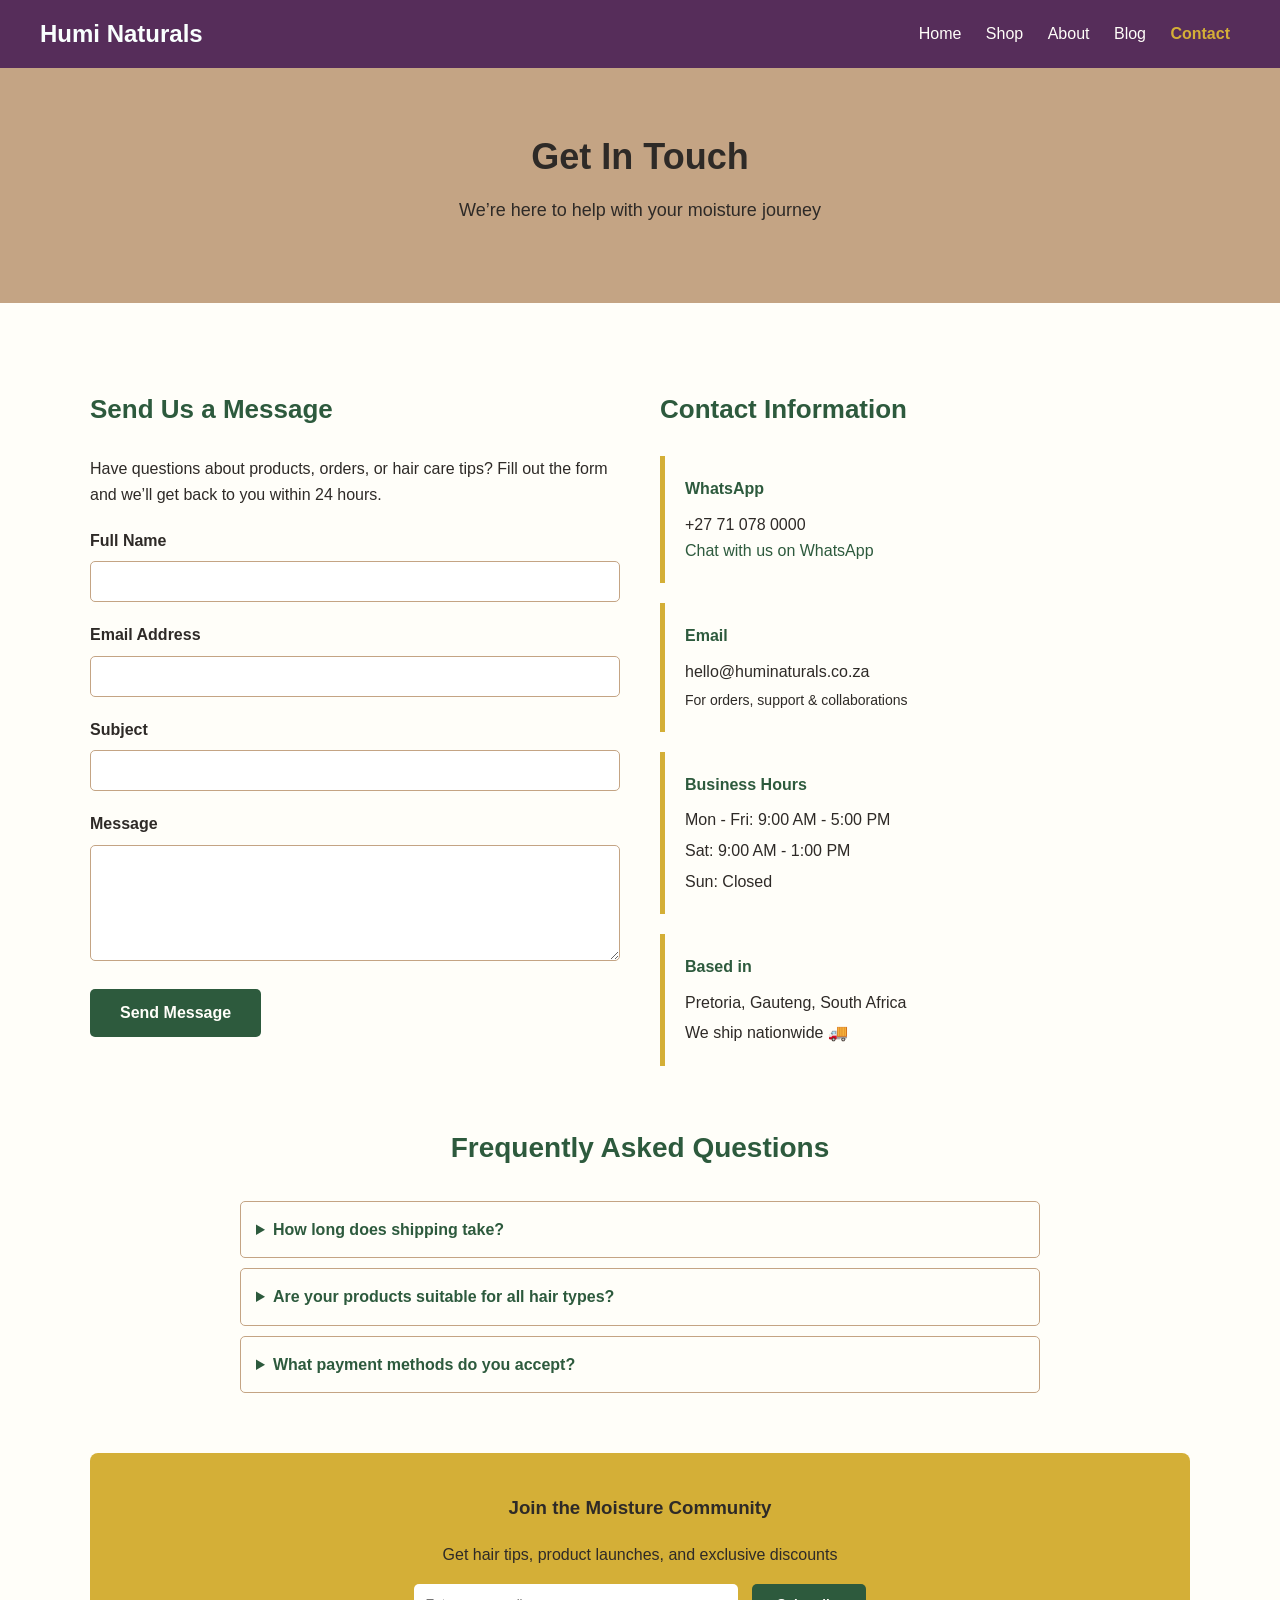
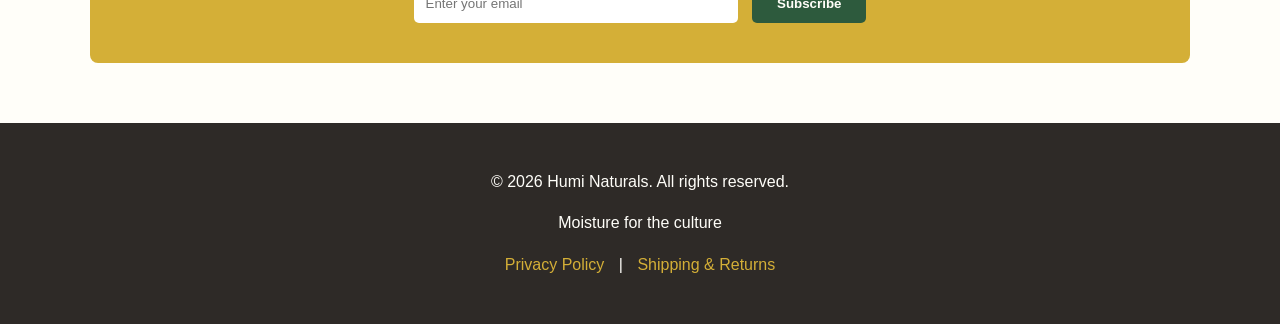
<file: contacts.html>
<!DOCTYPE html>
<html lang="en">
<head>
  <meta charset="UTF-8">
  <meta name="viewport" content="width=device-width, initial-scale=1.0">
  <title>Contact Us | Humi Naturals - Moisture for the culture</title>
  <meta name="description" content="Contact Humi Naturals for questions about natural hair products, orders, and moisture routines. WhatsApp, email, and contact form available.">
</head>
<body style="margin:0; font-family:Arial, sans-serif; background-color:#FFFEF9; color:#2E2A27; line-height:1.6;">

  <!-- HEADER / NAV -->
  <header style="background-color:#562d5a; padding:15px;">
    <div style="max-width:1200px; margin:auto; display:flex; justify-content:space-between; align-items:center;">
      <h1 style="color:#f9fffe; margin:0; font-size:24px;">Humi Naturals</h1>
      <nav>
        <a href="index.html" style="color:#FFFEF9; text-decoration:none; margin:0 10px;">Home</a>
        <a href="shop.html" style="color:#FFFEF9; text-decoration:none; margin:0 10px;">Shop</a>
        <a href="about.html" style="color:#FFFEF9; text-decoration:none; margin:0 10px;">About</a>
        <a href="blog.html" style="color:#FFFEF9; text-decoration:none; margin:0 10px;">Blog</a>
        <a href="contact.html" style="color:#D4AF37; text-decoration:none; margin:0 10px; font-weight:bold;">Contact</a>
      </nav>
    </div>
  </header>

  <!-- HERO BANNER -->
  <section style="background-color:#C4A484; text-align:center; padding:60px 20px;">
    <h2 style="font-size:36px; color:#2E2A27; margin:0;">Get In Touch</h2>
    <p style="font-size:18px; color:#2E2A27; margin-top:10px;">We’re here to help with your moisture journey</p>
  </section>

  <!-- MAIN CONTENT -->
  <main style="max-width:1100px; margin:60px auto; padding:0 20px;">
    <div style="display:flex; flex-wrap:wrap; gap:40px;">
      
      <!-- CONTACT FORM -->
      <section style="flex:1; min-width:300px;">
        <h3 style="color:#2D5A3D; font-size:26px;">Send Us a Message</h3>
        <p>Have questions about products, orders, or hair care tips? Fill out the form and we’ll get back to you within 24 hours.</p>
        
        <form action="#" method="post" style="margin-top:20px;">
          <label for="name" style="font-weight:bold;">Full Name</label><br>
          <input type="text" id="name" name="name" required style="width:100%; padding:12px; margin:8px 0 20px 0; border:1px solid #C4A484; border-radius:5px; box-sizing:border-box;"><br>
          
          <label for="email" style="font-weight:bold;">Email Address</label><br>
          <input type="email" id="email" name="email" required style="width:100%; padding:12px; margin:8px 0 20px 0; border:1px solid #C4A484; border-radius:5px; box-sizing:border-box;"><br>
          
          <label for="subject" style="font-weight:bold;">Subject</label><br>
          <input type="text" id="subject" name="subject" style="width:100%; padding:12px; margin:8px 0 20px 0; border:1px solid #C4A484; border-radius:5px; box-sizing:border-box;"><br>
          
          <label for="message" style="font-weight:bold;">Message</label><br>
          <textarea id="message" name="message" rows="6" required style="width:100%; padding:12px; margin:8px 0 20px 0; border:1px solid #C4A484; border-radius:5px; box-sizing:border-box;"></textarea><br>
          
          <button type="submit" style="background-color:#2D5A3D; color:#FFFEF9; border:none; padding:15px 30px; font-size:16px; font-weight:bold; border-radius:5px; cursor:pointer;">Send Message</button>
        </form>
      </section>

      <!-- CONTACT INFO -->
      <section style="flex:1; min-width:300px;">
        <h3 style="color:#2D5A3D; font-size:26px;">Contact Information</h3>
        
        <div style="background-color:#FFFEF9; padding:20px; border-left:5px solid #D4AF37; margin-bottom:20px;">
          <h4 style="margin:0 0 10px 0; color:#2D5A3D;">WhatsApp</h4>
          <p style="margin:0;">+27 71 078 0000</p>
          <a href="https://wa.me/27710780000" style="color:#2D5A3D; text-decoration:none;">Chat with us on WhatsApp</a>
        </div>

        <div style="background-color:#FFFEF9; padding:20px; border-left:5px solid #D4AF37; margin-bottom:20px;">
          <h4 style="margin:0 0 10px 0; color:#2D5A3D;">Email</h4>
          <p style="margin:0;">hello@huminaturals.co.za</p>
          <p style="margin:5px 0 0 0; font-size:14px;">For orders, support & collaborations</p>
        </div>

        <div style="background-color:#FFFEF9; padding:20px; border-left:5px solid #D4AF37; margin-bottom:20px;">
          <h4 style="margin:0 0 10px 0; color:#2D5A3D;">Business Hours</h4>
          <p style="margin:0;">Mon - Fri: 9:00 AM - 5:00 PM</p>
          <p style="margin:5px 0 0 0;">Sat: 9:00 AM - 1:00 PM</p>
          <p style="margin:5px 0 0 0;">Sun: Closed</p>
        </div>

        <div style="background-color:#FFFEF9; padding:20px; border-left:5px solid #D4AF37;">
          <h4 style="margin:0 0 10px 0; color:#2D5A3D;">Based in</h4>
          <p style="margin:0;">Pretoria, Gauteng, South Africa</p>
          <p style="margin:5px 0 0 0;">We ship nationwide 🚚</p>
        </div>
      </section>

    </div>

    <!-- FAQ SECTION -->
    <section style="margin-top:60px;">
      <h3 style="color:#2D5A3D; font-size:28px; text-align:center;">Frequently Asked Questions</h3>
      <div style="max-width:800px; margin:30px auto;">
        <details style="background-color:#FFFEF9; padding:15px; margin-bottom:10px; border:1px solid #C4A484; border-radius:5px;">
          <summary style="font-weight:bold; cursor:pointer; color:#2D5A3D;">How long does shipping take?</summary>
          <p>Orders are processed in 1-2 business days. Delivery across SA takes 3-5 business days.</p>
        </details>
        <details style="background-color:#FFFEF9; padding:15px; margin-bottom:10px; border:1px solid #C4A484; border-radius:5px;">
          <summary style="font-weight:bold; cursor:pointer; color:#2D5A3D;">Are your products suitable for all hair types?</summary>
          <p>Yes! Our products are made for curls, coils, and textured hair. Check each product description for specific benefits.</p>
        </details>
        <details style="background-color:#FFFEF9; padding:15px; margin-bottom:10px; border:1px solid #C4A484; border-radius:5px;">
          <summary style="font-weight:bold; cursor:pointer; color:#2D5A3D;">What payment methods do you accept?</summary>
          <p>We accept payments via PayFast, Ozow, and EFT. All payments are secure with SSL encryption.</p>
        </details>
      </div>
    </section>

    <!-- NEWSLETTER SIGNUP -->
    <section style="text-align:center; background-color:#D4AF37; padding:40px 20px; border-radius:8px; margin-top:60px;">
      <h3 style="color:#2E2A27; margin-top:0;">Join the Moisture Community</h3>
      <p style="color:#2E2A27;">Get hair tips, product launches, and exclusive discounts</p>
      <form>
        <input type="email" placeholder="Enter your email" style="padding:12px; width:300px; max-width:80%; border:none; border-radius:5px; margin-right:10px;">
        <button type="submit" style="background-color:#2D5A3D; color:#FFFEF9; border:none; padding:12px 25px; border-radius:5px; font-weight:bold;">Subscribe</button>
      </form>
    </section>

  </main>

  <!-- FOOTER -->
  <footer style="background-color:#2E2A27; color:#FFFEF9; text-align:center; padding:30px 20px; margin-top:60px;">
    <p>&copy; 2026 Humi Naturals. All rights reserved.</p>
    <p>Moisture for the culture</p>
    <p>
      <a href="privacy.html" style="color:#D4AF37; margin:0 10px; text-decoration:none;">Privacy Policy</a> | 
      <a href="shipping.html" style="color:#D4AF37; margin:0 10px; text-decoration:none;">Shipping & Returns</a>
    </p>
  </footer>

</body>
</html>
</file>
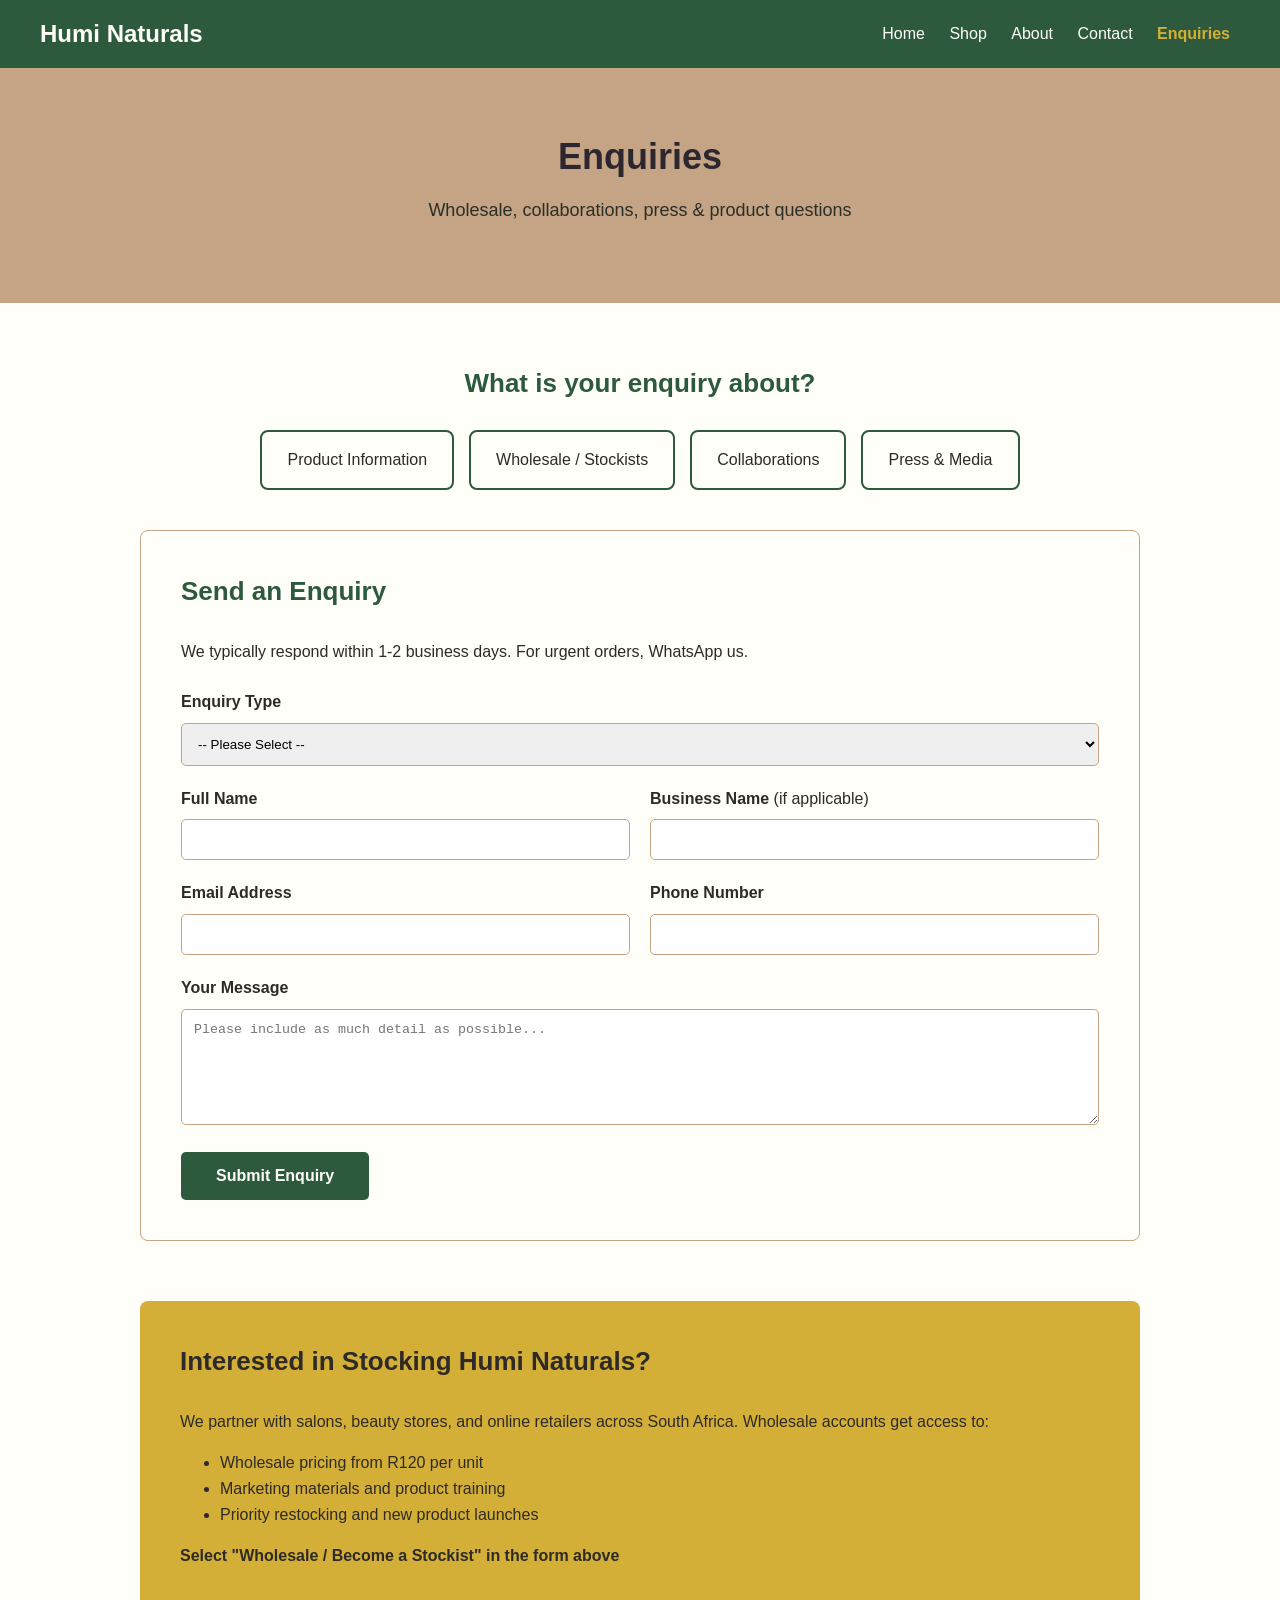
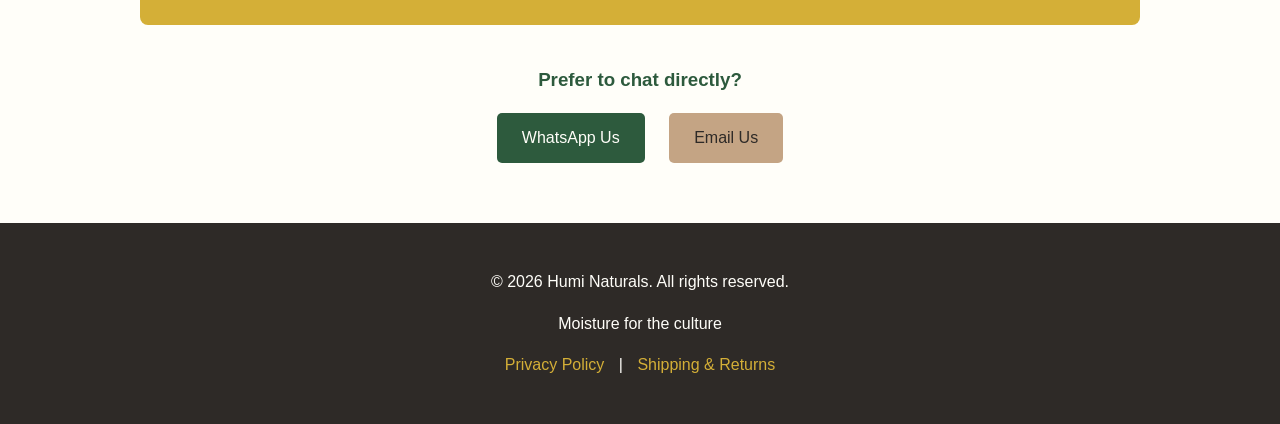
<file: enquires.html>
<!DOCTYPE html>
<html lang="en">
<head>
  <meta charset="UTF-8">
  <meta name="viewport" content="width=device-width, initial-scale=1.0">
  <title>Enquiries | Humi Naturals - Moisture for the culture</title>
  <meta name="description" content="Make an enquiry to Humi Naturals. Wholesale, product questions, collaborations, and general support for natural hair care.">
</head>
<body style="margin:0; font-family:Arial, sans-serif; background-color:#FFFEF9; color:#2E2A27; line-height:1.6;">

  <!-- HEADER / NAV -->
  <header style="background-color:#2D5A3D; padding:15px;">
    <div style="max-width:1200px; margin:auto; display:flex; justify-content:space-between; align-items:center;">
      <h1 style="color:#FFFEF9; margin:0; font-size:24px;">Humi Naturals</h1>
      <nav>
        <a href="index.html" style="color:#FFFEF9; text-decoration:none; margin:0 10px;">Home</a>
        <a href="shop.html" style="color:#FFFEF9; text-decoration:none; margin:0 10px;">Shop</a>
        <a href="about.html" style="color:#FFFEF9; text-decoration:none; margin:0 10px;">About</a>
        <a href="contact.html" style="color:#FFFEF9; text-decoration:none; margin:0 10px;">Contact</a>
        <a href="enquiries.html" style="color:#D4AF37; text-decoration:none; margin:0 10px; font-weight:bold;">Enquiries</a>
      </nav>
    </div>
  </header>

  <!-- HERO BANNER -->
  <section style="background-color:#C4A484; text-align:center; padding:60px 20px;">
    <h2 style="font-size:36px; color:#2c272e; margin:0;">Enquiries</h2>
    <p style="font-size:18px; color:#2b2e27; margin-top:10px;">Wholesale, collaborations, press & product questions</p>
  </section>

  <!-- MAIN CONTENT -->
  <main style="max-width:1000px; margin:60px auto; padding:0 20px;">
    
    <!-- ENQUIRY TYPE SELECTOR -->
    <section style="margin-bottom:40px; text-align:center;">
      <h3 style="color:#2D5A3D; font-size:26px;">What is your enquiry about?</h3>
      <div style="display:flex; flex-wrap:wrap; justify-content:center; gap:15px; margin-top:20px;">
        <div style="background-color:#FFFEF9; border:2px solid #2D5A3D; padding:15px 25px; border-radius:8px;">Product Information</div>
        <div style="background-color:#FFFEF9; border:2px solid #2D5A3D; padding:15px 25px; border-radius:8px;">Wholesale / Stockists</div>
        <div style="background-color:#FFFEF9; border:2px solid #2D5A3D; padding:15px 25px; border-radius:8px;">Collaborations</div>
        <div style="background-color:#FFFEF9; border:2px solid #2D5A3D; padding:15px 25px; border-radius:8px;">Press & Media</div>
      </div>
    </section>

    <!-- ENQUIRY FORM -->
    <section style="background-color:#FFFEF9; padding:40px; border-radius:8px; border:1px solid #C4A484;">
      <h3 style="color:#2D5A3D; font-size:26px; margin-top:0;">Send an Enquiry</h3>
      <p>We typically respond within 1-2 business days. For urgent orders, WhatsApp us.</p>
      
      <form action="#" method="post" style="margin-top:25px;">
        
        <label for="enquiry-type" style="font-weight:bold;">Enquiry Type</label><br>
        <select id="enquiry-type" name="enquiry-type" required style="width:100%; padding:12px; margin:8px 0 20px 0; border:1px solid #C4A484; border-radius:5px;">
          <option value="">-- Please Select --</option>
          <option value="product">Product Information</option>
          <option value="wholesale">Wholesale / Become a Stockist</option>
          <option value="collab">Brand Collaboration / Influencer</option>
          <option value="press">Press & Media</option>
          <option value="general">General Enquiry</option>
        </select><br>

        <div style="display:flex; gap:20px; flex-wrap:wrap;">
          <div style="flex:1; min-width:250px;">
            <label for="name" style="font-weight:bold;">Full Name</label><br>
            <input type="text" id="name" name="name" required style="width:100%; padding:12px; margin:8px 0 20px 0; border:1px solid #C4A484; border-radius:5px; box-sizing:border-box;">
          </div>
          <div style="flex:1; min-width:250px;">
            <label for="business" style="font-weight:bold;">Business Name <span style="font-weight:normal;">(if applicable)</span></label><br>
            <input type="text" id="business" name="business" style="width:100%; padding:12px; margin:8px 0 20px 0; border:1px solid #C4A484; border-radius:5px; box-sizing:border-box;">
          </div>
        </div>

        <div style="display:flex; gap:20px; flex-wrap:wrap;">
          <div style="flex:1; min-width:250px;">
            <label for="email" style="font-weight:bold;">Email Address</label><br>
            <input type="email" id="email" name="email" required style="width:100%; padding:12px; margin:8px 0 20px 0; border:1px solid #C4A484; border-radius:5px; box-sizing:border-box;">
          </div>
          <div style="flex:1; min-width:250px;">
            <label for="phone" style="font-weight:bold;">Phone Number</label><br>
            <input type="tel" id="phone" name="phone" style="width:100%; padding:12px; margin:8px 0 20px 0; border:1px solid #C4A484; border-radius:5px; box-sizing:border-box;">
          </div>
        </div>

        <label for="message" style="font-weight:bold;">Your Message</label><br>
        <textarea id="message" name="message" rows="6" required placeholder="Please include as much detail as possible..." style="width:100%; padding:12px; margin:8px 0 20px 0; border:1px solid #C4A484; border-radius:5px; box-sizing:border-box;"></textarea><br>
        
        <button type="submit" style="background-color:#2D5A3D; color:#FFFEF9; border:none; padding:15px 35px; font-size:16px; font-weight:bold; border-radius:5px; cursor:pointer;">Submit Enquiry</button>
      </form>
    </section>

    <!-- WHOLESALE INFO -->
    <section style="margin-top:60px; background-color:#D4AF37; padding:40px; border-radius:8px;">
      <h3 style="color:#2E2A27; font-size:26px; margin-top:0;">Interested in Stocking Humi Naturals?</h3>
      <p style="color:#2E2A27;">We partner with salons, beauty stores, and online retailers across South Africa. Wholesale accounts get access to:</p>
      <ul style="color:#2E2A27;">
        <li>Wholesale pricing from R120 per unit</li>
        <li>Marketing materials and product training</li>
        <li>Priority restocking and new product launches</li>
      </ul>
      <p style="color:#2E2A27;"><b>Select "Wholesale / Become a Stockist" in the form above</b></p>
    </section>

    <!-- QUICK CONTACT -->
    <section style="margin-top:40px; text-align:center;">
      <h3 style="color:#2D5A3D;">Prefer to chat directly?</h3>
      <p>
        <a href="https://wa.me/27710780000" style="background-color:#2D5A3D; color:#FFFEF9; padding:12px 25px; text-decoration:none; border-radius:5px; margin:0 10px; display:inline-block;">WhatsApp Us</a>
        <a href="mailto:enquiries@huminaturals.co.za" style="background-color:#C4A484; color:#2E2A27; padding:12px 25px; text-decoration:none; border-radius:5px; margin:0 10px; display:inline-block;">Email Us</a>
      </p>
    </section>

  </main>

  <!-- FOOTER -->
  <footer style="background-color:#2E2A27; color:#FFFEF9; text-align:center; padding:30px 20px; margin-top:60px;">
    <p>&copy; 2026 Humi Naturals. All rights reserved.</p>
    <p>Moisture for the culture</p>
    <p>
      <a href="privacy.html" style="color:#D4AF37; margin:0 10px; text-decoration:none;">Privacy Policy</a> | 
      <a href="shipping.html" style="color:#D4AF37; margin:0 10px; text-decoration:none;">Shipping & Returns</a>
    </p>
  </footer>

</body>
</html>
</file>
